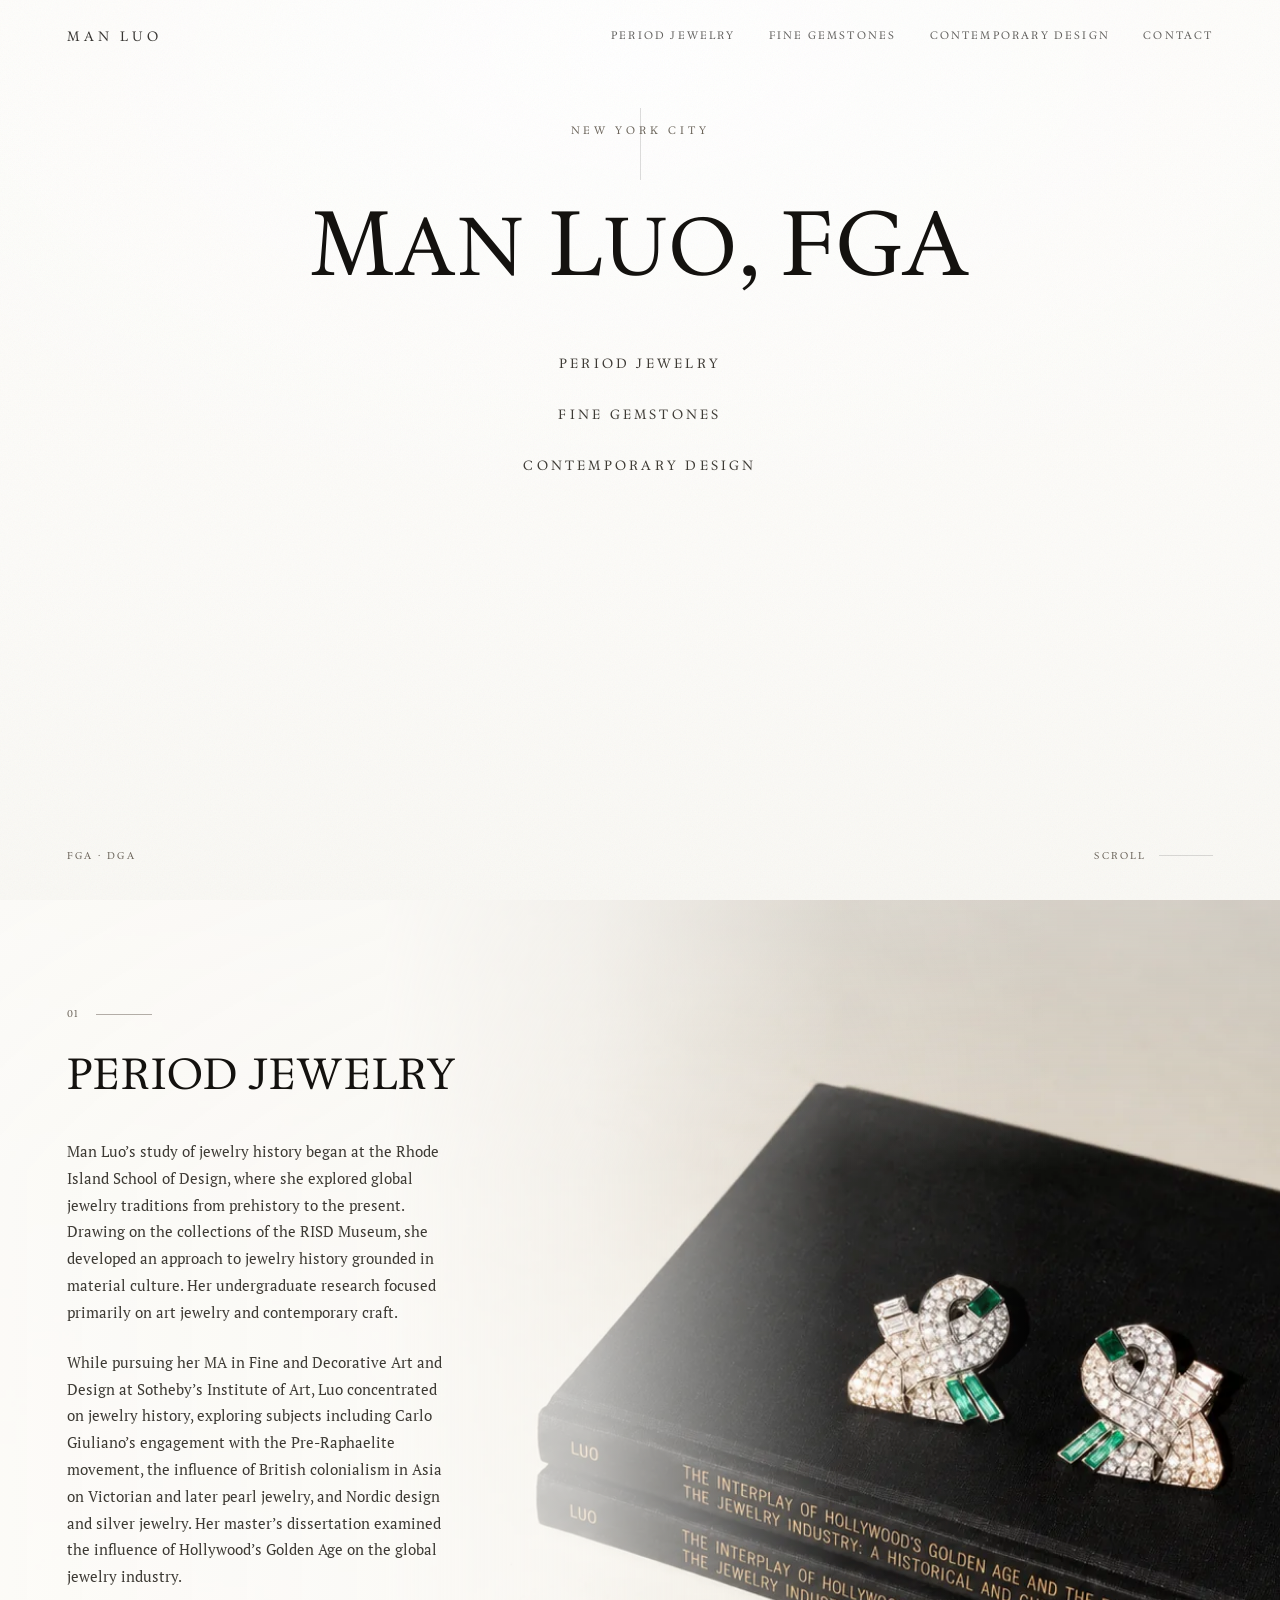
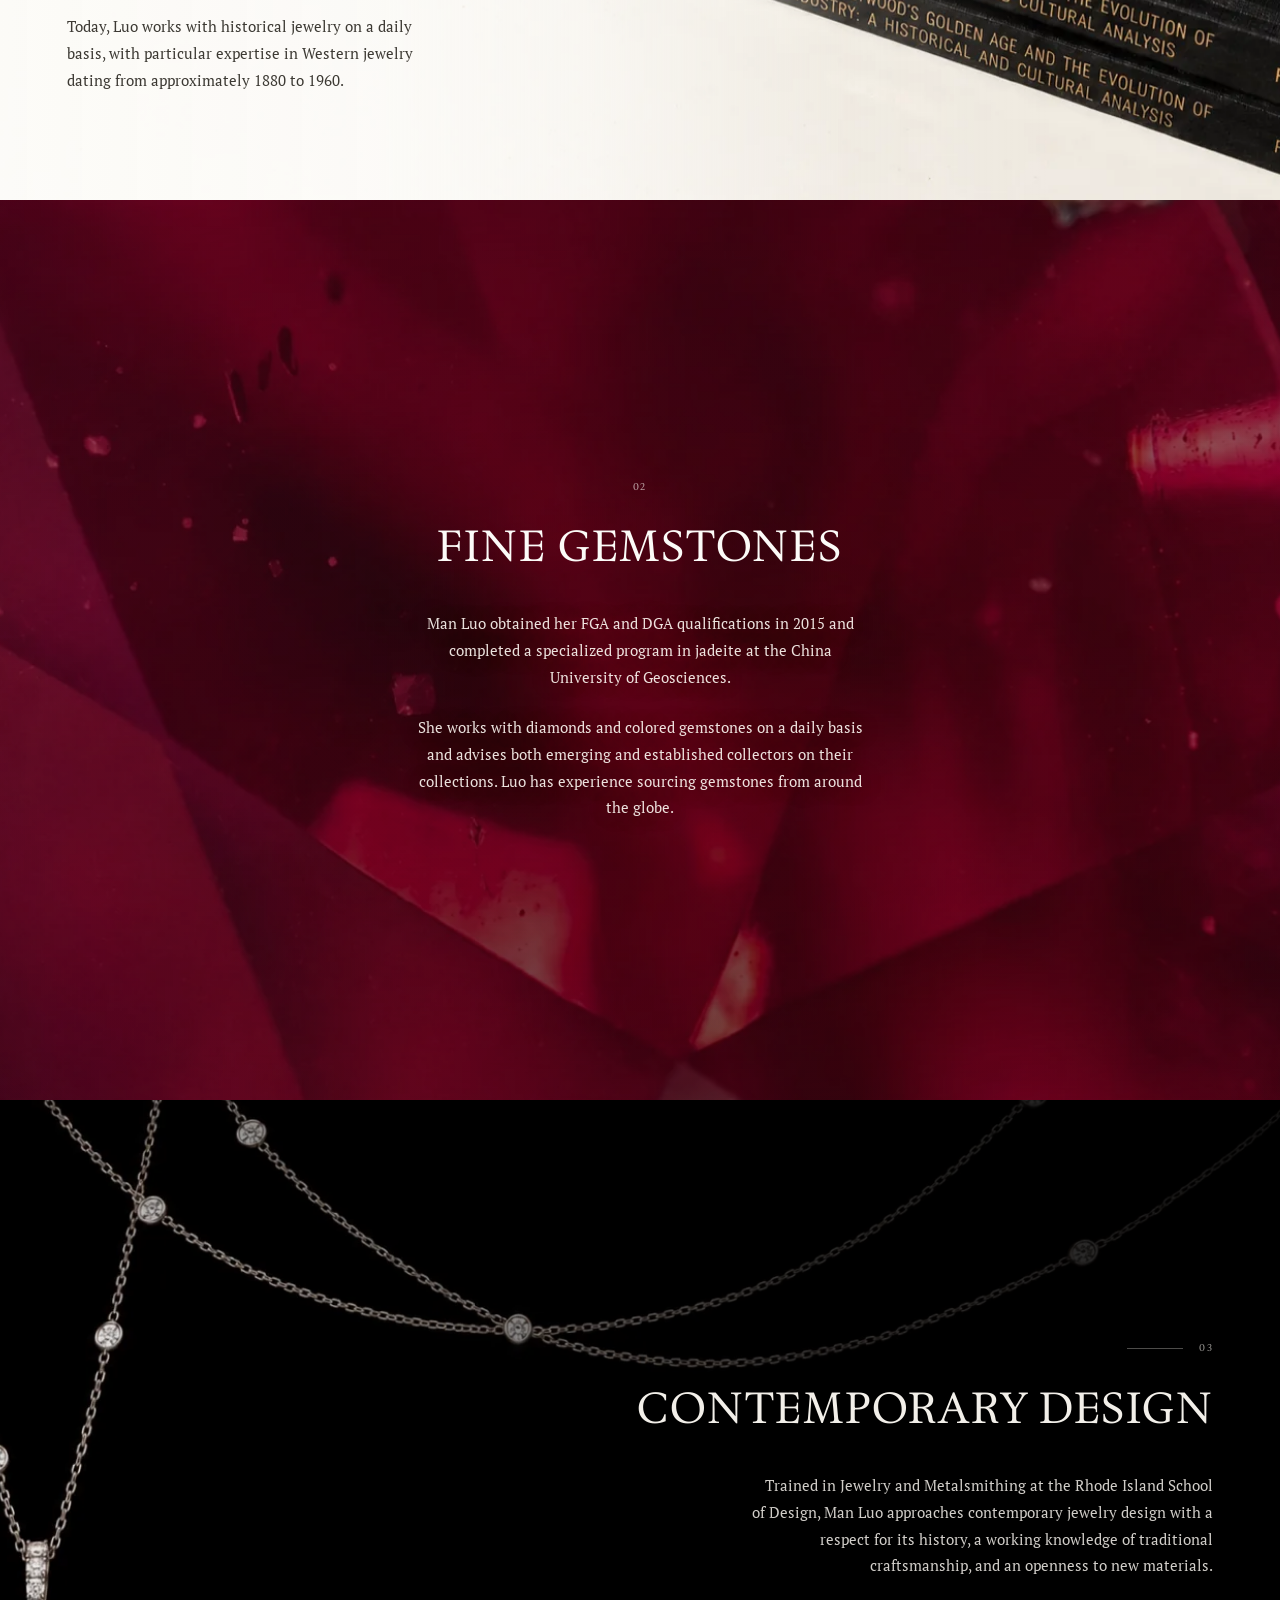
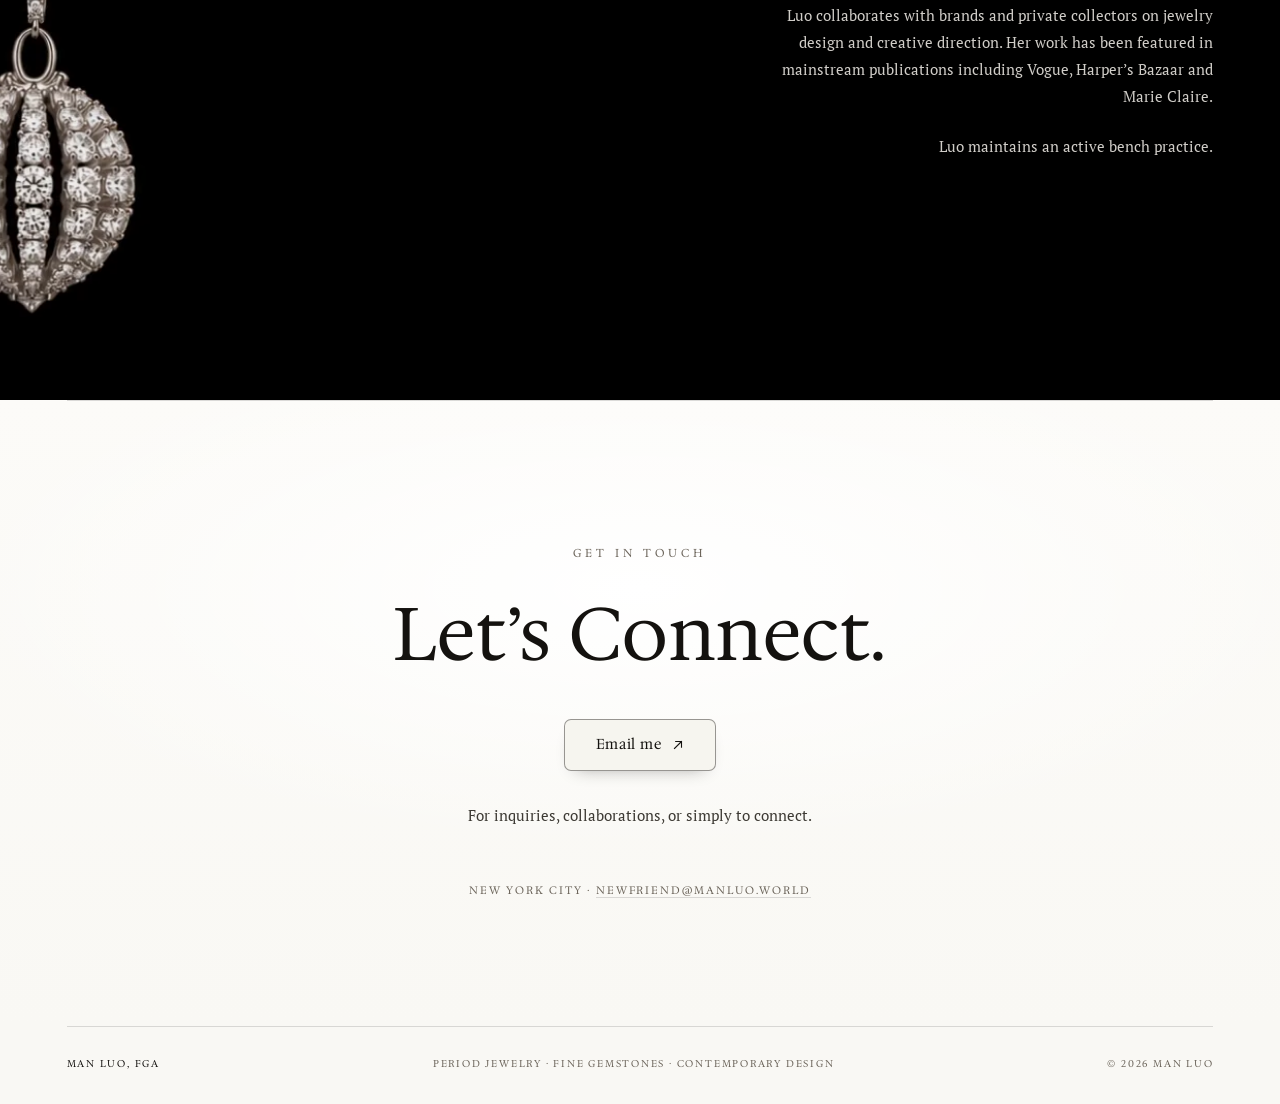
<file: index.html>
<!DOCTYPE html>
<html lang="en">
<head>
  <meta charset="UTF-8">
  <meta name="viewport" content="width=device-width, initial-scale=1">
  <title>Man Luo, FGA — Period Jewelry · Fine Gemstones · Contemporary Design</title>
  <meta name="description" content="Man Luo, FGA is a New York–based jewelry historian, gemologist, and designer specializing in period jewelry, fine gemstones, and contemporary design.">
  <meta name="theme-color" content="#fcfbf8">

  <meta property="og:type" content="website">
  <meta property="og:site_name" content="Man Luo, FGA">
  <meta property="og:title" content="Man Luo, FGA">
  <meta property="og:description" content="Period jewelry, fine gemstones, and contemporary design. New York City.">
  <meta property="og:image" content="https://manluo.world/assets/img/period-jewelry-1672.jpg">
  <meta property="og:image:width" content="1672">
  <meta property="og:image:height" content="941">
  <meta property="og:url" content="https://manluo.world/">
  <meta name="twitter:card" content="summary_large_image">
  <meta name="twitter:title" content="Man Luo, FGA">
  <meta name="twitter:description" content="Period jewelry, fine gemstones, and contemporary design. New York City.">
  <meta name="twitter:image" content="https://manluo.world/assets/img/period-jewelry-1672.jpg">
  <link rel="canonical" href="https://manluo.world/">

  <link rel="icon" href="assets/favicon.svg" type="image/svg+xml">
  <link rel="preload" href="assets/fonts/HedvigLettersSerif-Regular.woff2" as="font" type="font/woff2" crossorigin>
  <link rel="preload" href="assets/fonts/PTSerif-Regular.woff2" as="font" type="font/woff2" crossorigin>
  <link rel="stylesheet" href="css/style.css">
  <script>document.documentElement.classList.add('js');</script>
  <noscript><style>.js .reveal{opacity:1;transform:none}</style></noscript>
</head>
<body>
  <div class="grain" aria-hidden="true"></div>
  <a class="skip-link" href="#main">Skip to content</a>

  <header class="site-header" id="site-header">
    <div class="site-header__inner">
      <a class="brand" href="#top" aria-label="Man Luo — back to top">Man Luo</a>

      <nav class="nav" aria-label="Primary">
        <a href="#period">Period Jewelry</a>
        <a href="#gemstones">Fine Gemstones</a>
        <a href="#design">Contemporary Design</a>
        <a href="#contact">Contact</a>
      </nav>

      <button class="menu-btn" id="menu-btn" type="button" aria-expanded="false" aria-controls="menu" aria-label="Open menu">
        <span class="menu-btn__label" id="menu-btn-label">Menu</span>
        <span class="menu-btn__icon" aria-hidden="true"><i></i><i></i></span>
      </button>
    </div>
  </header>

  <div class="menu" id="menu" aria-hidden="true">
    <nav class="menu__nav" aria-label="Mobile">
      <a href="#period"><span class="menu__num">01</span><span class="menu__label">Period Jewelry</span></a>
      <a href="#gemstones"><span class="menu__num">02</span><span class="menu__label">Fine Gemstones</span></a>
      <a href="#design"><span class="menu__num">03</span><span class="menu__label">Contemporary Design</span></a>
      <a href="#contact"><span class="menu__num">04</span><span class="menu__label">Contact</span></a>
    </nav>
    <div class="menu__foot">
      <p>New York City</p>
      <p><a href="mailto:newfriend@manluo.world">newfriend@manluo.world</a></p>
    </div>
  </div>

  <main id="main" tabindex="-1">
    <section class="hero" id="top" aria-label="Introduction">
      <div class="hero__inner">
        <p class="hero__city">New York City</p>
        <h1 class="hero__title">M<span class="sc">an</span> L<span class="sc">uo</span>, FGA</h1>
        <ul class="hero__disciplines" aria-label="Areas of practice">
          <li>Period Jewelry</li>
          <li>Fine Gemstones</li>
          <li>Contemporary Design</li>
        </ul>
      </div>
      <div class="hero__foot">
        <p>FGA <span aria-hidden="true">·</span> DGA</p>
        <a class="scroll-cue" href="#period">
          <span>Scroll</span>
          <span class="scroll-cue__line" aria-hidden="true"></span>
        </a>
      </div>
    </section>

    <section class="chapter chapter--period" id="period">
      <div class="chapter__bg" aria-hidden="true">
        <picture>
          <source type="image/webp" srcset="assets/img/period-jewelry-960.webp 960w, assets/img/period-jewelry-1672.webp 1672w" sizes="(max-width: 620px) 92vw, 100vw">
          <img src="assets/img/period-jewelry-1672.jpg" srcset="assets/img/period-jewelry-960.jpg 960w, assets/img/period-jewelry-1672.jpg 1672w" sizes="(max-width: 620px) 92vw, 100vw" alt="" width="1672" height="941" loading="lazy" decoding="async">
        </picture>
        <div class="chapter__veil"></div>
      </div>
      <div class="chapter__inner">
        <div class="chapter__copy">
          <p class="kicker" aria-hidden="true"><span class="kicker__num">01</span><span class="kicker__rule"></span></p>
          <h2 class="chapter__title reveal" data-reveal>Period Jewelry</h2>
          <div class="prose">
            <p class="reveal" data-reveal style="--delay:.08s">Man Luo’s study of jewelry history began at the Rhode Island School of Design, where she explored global jewelry traditions from prehistory to the present. Drawing on the collections of the RISD Museum, she developed an approach to jewelry history grounded in material culture. Her undergraduate research focused primarily on art jewelry and contemporary craft.</p>
            <p class="reveal" data-reveal style="--delay:.16s">While pursuing her MA in Fine and Decorative Art and Design at Sotheby’s Institute of Art, Luo concentrated on jewelry history, exploring subjects including Carlo Giuliano’s engagement with the Pre-Raphaelite movement, the influence of British colonialism in Asia on Victorian and later pearl jewelry, and Nordic design and silver jewelry. Her master’s dissertation examined the influence of Hollywood’s Golden Age on the global jewelry industry.</p>
            <p class="reveal" data-reveal style="--delay:.24s">Today, Luo works with historical jewelry on a daily basis, with particular expertise in Western jewelry dating from approximately 1880 to 1960.</p>
          </div>
        </div>
      </div>
    </section>

    <section class="chapter chapter--stones" id="gemstones">
      <div class="chapter__bg" aria-hidden="true">
        <picture>
          <source type="image/webp" srcset="assets/img/fine-gemstones-960.webp 960w, assets/img/fine-gemstones-1672.webp 1672w" sizes="(max-width: 620px) 92vw, 100vw">
          <img src="assets/img/fine-gemstones-1672.jpg" srcset="assets/img/fine-gemstones-960.jpg 960w, assets/img/fine-gemstones-1672.jpg 1672w" sizes="(max-width: 620px) 92vw, 100vw" alt="" width="1672" height="941" loading="lazy" decoding="async">
        </picture>
        <div class="chapter__veil"></div>
      </div>
      <div class="chapter__inner">
        <div class="chapter__copy">
          <p class="kicker kicker--center" aria-hidden="true"><span class="kicker__num">02</span></p>
          <h2 class="chapter__title reveal" data-reveal>Fine Gemstones</h2>
          <div class="prose prose--center">
            <p class="reveal" data-reveal style="--delay:.08s">Man Luo obtained her FGA and DGA qualifications in 2015 and completed a specialized program in jadeite at the China University of Geosciences.</p>
            <p class="reveal" data-reveal style="--delay:.16s">She works with diamonds and colored gemstones on a daily basis and advises both emerging and established collectors on their collections. Luo has experience sourcing gemstones from around the globe.</p>
          </div>
        </div>
      </div>
    </section>

    <section class="chapter chapter--design" id="design">
      <div class="chapter__bg" aria-hidden="true">
        <picture>
          <source type="image/webp" srcset="assets/img/contemporary-design-960.webp 960w, assets/img/contemporary-design-1672.webp 1672w" sizes="(max-width: 620px) 92vw, 100vw">
          <img src="assets/img/contemporary-design-1672.jpg" srcset="assets/img/contemporary-design-960.jpg 960w, assets/img/contemporary-design-1672.jpg 1672w" sizes="(max-width: 620px) 92vw, 100vw" alt="" width="1672" height="941" loading="lazy" decoding="async">
        </picture>
        <div class="chapter__veil"></div>
      </div>
      <div class="chapter__inner">
        <div class="chapter__copy">
          <p class="kicker kicker--right" aria-hidden="true"><span class="kicker__num">03</span><span class="kicker__rule"></span></p>
          <h2 class="chapter__title reveal" data-reveal>Contemporary Design</h2>
          <div class="prose prose--right">
            <p class="reveal" data-reveal style="--delay:.08s">Trained in Jewelry and Metalsmithing at the Rhode Island School of Design, Man Luo approaches contemporary jewelry design with a respect for its history, a working knowledge of traditional craftsmanship, and an openness to new materials.</p>
            <p class="reveal" data-reveal style="--delay:.16s">Luo collaborates with brands and private collectors on jewelry design and creative direction. Her work has been featured in mainstream publications including Vogue, Harper’s Bazaar and Marie Claire.</p>
            <p class="reveal" data-reveal style="--delay:.24s">Luo maintains an active bench practice.</p>
          </div>
        </div>
      </div>
    </section>

    <section class="contact" id="contact">
      <div class="contact__inner">
        <p class="contact__eyebrow reveal" data-reveal>Get in Touch</p>
        <h2 class="contact__title reveal" data-reveal style="--delay:.08s">Let’s Connect.</h2>
        <div class="contact__cta reveal" data-reveal style="--delay:.16s">
          <a class="btn" href="mailto:newfriend@manluo.world">
            <span>Email me</span>
            <svg class="btn__arrow" width="12" height="12" viewBox="0 0 12 12" fill="none" aria-hidden="true">
              <path d="M2.5 9.5L9.5 2.5M9.5 2.5H3.7M9.5 2.5V8.3" stroke="currentColor" stroke-width="1.1" stroke-linecap="square"/>
            </svg>
          </a>
        </div>
        <p class="contact__sub reveal" data-reveal style="--delay:.24s">For inquiries, collaborations, or simply to connect.</p>
        <p class="contact__note reveal" data-reveal style="--delay:.32s">New York City <span aria-hidden="true">·</span> <a href="mailto:newfriend@manluo.world">newfriend@manluo.world</a></p>
      </div>
    </section>
  </main>

  <footer class="footer">
    <div class="footer__inner">
      <a class="footer__brand" href="#top">Man Luo, FGA</a>
      <p class="footer__disciplines">Period Jewelry <span aria-hidden="true">·</span> Fine Gemstones <span aria-hidden="true">·</span> Contemporary Design</p>
      <p class="footer__copy">© 2026 Man Luo</p>
    </div>
  </footer>

  <script src="js/main.js" defer></script>
</body>
</html>
</file>
<file: css/style.css>
/* ==========================================================================
   MAN LUO, FGA — static site
   Display: Hedvig Letters Serif · Text: PT Serif
   ========================================================================== */

@font-face {
  font-family: "Hedvig Letters Serif";
  src: url("../assets/fonts/HedvigLettersSerif-Regular.woff2") format("woff2");
  font-weight: 400;
  font-style: normal;
  font-display: swap;
}
@font-face {
  font-family: "PT Serif";
  src: url("../assets/fonts/PTSerif-Regular.woff2") format("woff2");
  font-weight: 400;
  font-style: normal;
  font-display: swap;
}
@font-face {
  font-family: "PT Serif";
  src: url("../assets/fonts/PTSerif-Italic.woff2") format("woff2");
  font-weight: 400;
  font-style: italic;
  font-display: swap;
}
@font-face {
  font-family: "PT Serif";
  src: url("../assets/fonts/PTSerif-Bold.woff2") format("woff2");
  font-weight: 700;
  font-style: normal;
  font-display: swap;
}

:root {
  /* Whiter eggshell: the page reads as near-white, with just enough warmth
     left in the red/blue split to keep it from looking clinical. */
  --paper: #fcfbf8;
  --paper-deep: #f2efe9;
  --ink: #14120f;
  --ink-soft: #3d3a34;
  --muted: #6a6359;
  --line: rgba(20, 18, 15, 0.14);
  --line-light: rgba(252, 251, 248, 0.28);
  --night: #0b0a09;
  --display: "Hedvig Letters Serif", "Songti SC", "Noto Serif SC", Georgia, "Times New Roman", serif;
  --text: "PT Serif", "Songti SC", "Noto Serif SC", Georgia, serif;
  --gutter: clamp(1.5rem, 5.2vw, 5.5rem);
  --max: 1320px;
  --ease: cubic-bezier(0.22, 0.61, 0.36, 1);
  --header-h: 72px;
  --frame: 0px;
}

/* Anchor targets have to clear the fixed header --------------------------- */
section[id],
main[id] { scroll-margin-top: calc(var(--header-h) + 0.75rem); }

*,
*::before,
*::after { box-sizing: border-box; }

html {
  -webkit-text-size-adjust: 100%;
  scroll-behavior: smooth;
}

body {
  margin: 0;
  background: var(--paper);
  color: var(--ink);
  font-family: var(--text);
  font-size: 16px;
  line-height: 1.65;
  -webkit-font-smoothing: antialiased;
  -moz-osx-font-smoothing: grayscale;
  overflow-x: hidden;
}

body.is-locked { overflow: hidden; }

img { display: block; max-width: 100%; }
a { color: inherit; text-decoration: none; }
p, h1, h2, ul { margin: 0; }
ul { padding: 0; list-style: none; }
button { font: inherit; color: inherit; }

::selection { background: var(--ink); color: var(--paper); }

:focus-visible {
  outline: 1px solid currentColor;
  outline-offset: 4px;
}

.skip-link {
  position: fixed;
  top: 0;
  left: 50%;
  z-index: 200;
  transform: translate(-50%, -120%);
  padding: 0.65rem 1.2rem;
  background: var(--ink);
  color: var(--paper);
  font-size: 0.75rem;
  letter-spacing: 0.12em;
  text-transform: uppercase;
  transition: transform 0.25s var(--ease);
}
.skip-link:focus { transform: translate(-50%, 0); }

/* Film grain ------------------------------------------------------------- */
.grain {
  position: fixed;
  inset: 0;
  z-index: 90;
  pointer-events: none;
  opacity: 0.05;
  background-image: url("data:image/svg+xml,%3Csvg xmlns='http://www.w3.org/2000/svg' width='180' height='180'%3E%3Cfilter id='n'%3E%3CfeTurbulence type='fractalNoise' baseFrequency='0.82' numOctaves='3' stitchTiles='stitch'/%3E%3C/filter%3E%3Crect width='100%25' height='100%25' filter='url(%23n)'/%3E%3C/svg%3E");
  background-size: 180px 180px;
  mix-blend-mode: multiply;
}

/* Header ----------------------------------------------------------------- */
.site-header {
  position: fixed;
  top: 0;
  left: 0;
  right: 0;
  z-index: 100;
  height: var(--header-h);
  display: flex;
  align-items: center;
  color: var(--ink);
  transition: background-color 0.5s var(--ease), box-shadow 0.5s var(--ease),
              color 0.4s var(--ease), backdrop-filter 0.5s var(--ease);
}
.site-header::after {
  content: "";
  position: absolute;
  left: var(--gutter);
  right: var(--gutter);
  bottom: 0;
  height: 1px;
  background: var(--line);
  opacity: 0;
  transition: opacity 0.5s var(--ease);
}
.site-header.is-solid {
  background: rgba(248, 245, 239, 0.88);
  -webkit-backdrop-filter: blur(14px);
  backdrop-filter: blur(14px);
}
.site-header.is-solid::after { opacity: 1; }
.site-header.is-on-dark { color: var(--paper); }
.site-header.is-on-dark.is-solid {
  background: rgba(11, 10, 9, 0.82);
}
.site-header.is-on-dark::after { background: var(--line-light); }

.site-header__inner {
  width: 100%;
  max-width: none;
  padding: 0 var(--gutter);
  display: flex;
  align-items: center;
  justify-content: space-between;
  gap: 2rem;
}

.brand {
  font-family: var(--display);
  font-size: 0.85rem;
  letter-spacing: 0.3em;
  text-transform: uppercase;
  white-space: nowrap;
  opacity: 0.85;
  transition: opacity 0.3s var(--ease);
}
.brand:hover { opacity: 1; }

.nav {
  display: flex;
  align-items: center;
  gap: clamp(1.4rem, 2.6vw, 2.6rem);
}
.nav a {
  position: relative;
  font-family: var(--display);
  font-size: 0.68rem;
  letter-spacing: 0.2em;
  text-transform: uppercase;
  opacity: 0.66;
  padding: 0.35rem 0;
  transition: opacity 0.3s var(--ease);
}
.nav a::after {
  content: "";
  position: absolute;
  left: 0;
  right: 0;
  bottom: 0;
  height: 1px;
  background: currentColor;
  transform: scaleX(0);
  transform-origin: right center;
  transition: transform 0.45s var(--ease);
}
.nav a:hover,
.nav a:focus-visible { opacity: 1; }
.nav a[aria-current="true"] { opacity: 1; }
.nav a:hover::after,
.nav a:focus-visible::after,
.nav a[aria-current="true"]::after {
  transform: scaleX(1);
  transform-origin: left center;
}

.menu-btn {
  display: none;
  align-items: center;
  gap: 0.7rem;
  border: 0;
  background: none;
  /* Keep the tap target comfortable even when the label is hidden. */
  min-width: 44px;
  min-height: 44px;
  padding: 0;
  margin: -0.6rem -0.6rem -0.6rem 0;
  justify-content: flex-end;
  cursor: pointer;
}
.menu-btn__label {
  font-family: var(--display);
  font-size: 0.68rem;
  letter-spacing: 0.2em;
  text-transform: uppercase;
}
.menu-btn__icon {
  position: relative;
  display: block;
  width: 20px;
  height: 10px;
}
.menu-btn__icon i {
  position: absolute;
  left: 0;
  width: 100%;
  height: 1px;
  background: currentColor;
  transition: transform 0.4s var(--ease), top 0.4s var(--ease);
}
.menu-btn__icon i:first-child { top: 1px; }
.menu-btn__icon i:last-child { top: 8px; width: 72%; }
body.menu-open .menu-btn__icon i:first-child { top: 5px; transform: rotate(45deg); }
body.menu-open .menu-btn__icon i:last-child { top: 5px; width: 100%; transform: rotate(-45deg); }

/* Menu overlay ----------------------------------------------------------- */
.menu {
  position: fixed;
  inset: 0;
  z-index: 95;
  display: flex;
  flex-direction: column;
  justify-content: space-between;
  padding: calc(var(--header-h) + 4vh) var(--gutter) clamp(2rem, 6vh, 4rem);
  background: var(--paper);
  /* Landscape phones are shorter than the menu, so it has to scroll. */
  overflow-y: auto;
  overscroll-behavior: contain;
  visibility: hidden;
  opacity: 0;
  clip-path: inset(0 0 100% 0);
  transition: clip-path 0.7s var(--ease), opacity 0.5s var(--ease),
              visibility 0s linear 0.7s;
}
body.menu-open .menu {
  visibility: visible;
  opacity: 1;
  clip-path: inset(0 0 0 0);
  transition: clip-path 0.7s var(--ease), opacity 0.5s var(--ease), visibility 0s;
}
body.menu-open .site-header { color: var(--ink); }
body.menu-open .site-header.is-on-dark { color: var(--ink); }
body.menu-open .site-header.is-solid { background: transparent; -webkit-backdrop-filter: none; backdrop-filter: none; }
body.menu-open .site-header::after { opacity: 0; }

.menu__nav {
  display: flex;
  flex-direction: column;
  gap: clamp(0.4rem, 1.4vh, 1rem);
}
.menu__nav a {
  display: flex;
  align-items: baseline;
  gap: 1rem;
  padding: 0.35rem 0;
  border-bottom: 1px solid var(--line);
}
.menu__nav a:last-child { border-bottom: 0; }
.menu__num {
  flex: none;
  min-width: 2.2rem;
  font-family: var(--display);
  font-size: 0.62rem;
  letter-spacing: 0.12em;
  color: var(--muted);
}
.menu__label {
  font-family: var(--display);
  font-size: clamp(1.9rem, 8.6vw, 3.4rem);
  line-height: 1.18;
}

.menu__foot {
  display: flex;
  flex-wrap: wrap;
  justify-content: space-between;
  gap: 0.5rem 1.5rem;
  padding-top: 1.2rem;
  border-top: 1px solid var(--line);
  font-size: 0.78rem;
  letter-spacing: 0.05em;
  color: var(--muted);
}
.menu__foot a { border-bottom: 1px solid var(--line); }

/* Hero ------------------------------------------------------------------- */
.hero {
  position: relative;
  min-height: 100svh;
  display: flex;
  flex-direction: column;
  justify-content: center;
  padding: calc(var(--header-h) + 3vh) var(--gutter) clamp(1.6rem, 4vh, 2.6rem);
  background:
    radial-gradient(120% 90% at 50% 6%, #ffffff 0%, rgba(255, 255, 255, 0) 58%),
    linear-gradient(180deg, #fdfcf9 0%, var(--paper) 62%, #f9f8f4 100%);
  overflow: hidden;
}
.hero::before {
  content: "";
  position: absolute;
  width: 1px;
  height: clamp(46px, 8vh, 96px);
  background: var(--line);
  left: 50%;
  top: calc(var(--header-h) + 4vh);
}

.hero__inner {
  position: relative;
  width: 100%;
  max-width: 1120px;
  margin: 0 auto;
  text-align: center;
  padding-top: 2.5vh;
}

.hero__city {
  font-family: var(--display);
  font-size: clamp(0.64rem, 0.85vw, 0.78rem);
  letter-spacing: 0.36em;
  text-transform: uppercase;
  color: var(--muted);
}

.hero__title {
  margin: clamp(2.2rem, 6.5vh, 4.6rem) 0 0;
  font-family: var(--display);
  font-weight: 400;
  font-size: clamp(2.75rem, 7.1vw, 6.4rem);
  line-height: 1;
  letter-spacing: 0.025em;
  text-transform: uppercase;
  white-space: nowrap;
}
.hero__title .sc { font-size: 0.9em; letter-spacing: 0.035em; }

.hero__disciplines {
  margin: clamp(2.4rem, 7vh, 4.8rem) 0 0;
  display: flex;
  flex-direction: column;
  align-items: center;
  gap: clamp(1.15rem, 3.2vh, 2rem);
  font-family: var(--display);
  font-size: clamp(0.78rem, 1.05vw, 0.95rem);
  letter-spacing: 0.24em;
  text-transform: uppercase;
  color: var(--ink-soft);
}

.hero__foot {
  position: relative;
  display: flex;
  align-items: flex-end;
  justify-content: space-between;
  gap: 1rem;
  margin-top: auto;
  padding-top: 3rem;
  font-family: var(--display);
  font-size: 0.62rem;
  letter-spacing: 0.24em;
  text-transform: uppercase;
  color: var(--muted);
}

.scroll-cue {
  display: inline-flex;
  align-items: center;
  gap: 0.8rem;
  transition: color 0.3s var(--ease);
}
.scroll-cue:hover { color: var(--ink); }
.scroll-cue__line {
  position: relative;
  display: block;
  width: 54px;
  height: 1px;
  background: var(--line);
  overflow: hidden;
}
.scroll-cue__line::after {
  content: "";
  position: absolute;
  inset: 0;
  background: currentColor;
  transform: translateX(-100%);
  animation: cue 2.8s var(--ease) infinite;
}
@keyframes cue {
  0% { transform: translateX(-100%); }
  55% { transform: translateX(0); }
  100% { transform: translateX(100%); }
}

/* Chapters --------------------------------------------------------------- */
.chapter {
  position: relative;
  isolation: isolate;
  display: flex;
  align-items: center;
  min-height: 100svh;
  overflow: hidden;
}

.chapter__bg {
  position: absolute;
  inset: 0;
  z-index: -2;
  overflow: hidden;
  background: var(--paper-deep);
}
.chapter__bg picture { display: block; width: 100%; height: 100%; }
.chapter__bg img {
  width: 100%;
  height: 100%;
  object-fit: cover;
  transform: translate3d(0, var(--shift, 0%), 0) scale(1.08);
  will-change: transform;
  transition: transform 0.2s linear;
}
.chapter--period .chapter__bg img { object-position: 62% 50%; }
.chapter--stones .chapter__bg img { object-position: 50% 50%; }
.chapter--design .chapter__bg img { object-position: 42% 50%; }

.chapter__veil { position: absolute; inset: 0; }
.chapter--period .chapter__veil {
  background:
    linear-gradient(90deg, rgba(252, 251, 248, 0.97) 0%, rgba(252, 251, 248, 0.94) 30%, rgba(252, 251, 248, 0.72) 46%, rgba(252, 251, 248, 0.12) 66%, rgba(252, 251, 248, 0) 82%),
    linear-gradient(180deg, rgba(252, 251, 248, 0.5), rgba(252, 251, 248, 0) 30%);
}
.chapter--stones .chapter__veil {
  background:
    radial-gradient(120% 100% at 50% 50%, rgba(28, 2, 10, 0.52) 0%, rgba(28, 2, 10, 0.34) 55%, rgba(28, 2, 10, 0.2) 100%),
    linear-gradient(180deg, rgba(10, 0, 4, 0.3), rgba(10, 0, 4, 0.12) 40%, rgba(10, 0, 4, 0.38));
}
.chapter--design .chapter__veil {
  background:
    linear-gradient(270deg, rgba(0, 0, 0, 0.86) 0%, rgba(0, 0, 0, 0.74) 38%, rgba(0, 0, 0, 0.34) 66%, rgba(0, 0, 0, 0.06) 92%),
    linear-gradient(180deg, rgba(0, 0, 0, 0.28), rgba(0, 0, 0, 0) 30%);
}
.chapter--stones { color: var(--paper); }
.chapter--design { color: #f2efe9; }

.chapter__inner {
  width: 100%;
  max-width: var(--max);
  margin: 0 auto;
  padding: clamp(4rem, 10vh, 7rem) var(--gutter);
}
.chapter--period .chapter__inner { padding-right: calc(var(--gutter) + 14vw); }
.chapter--design .chapter__inner { padding-left: calc(var(--gutter) + 14vw); }

.chapter__copy { max-width: 600px; }
.chapter--period .chapter__copy { max-width: 500px; }
.chapter--stones .chapter__copy {
  max-width: 620px;
  margin: 0 auto;
  text-align: center;
}
.chapter--design .chapter__copy {
  max-width: 660px;
  margin-left: auto;
  text-align: right;
}

.kicker {
  display: flex;
  align-items: center;
  gap: 1rem;
  margin-bottom: clamp(1.2rem, 3vh, 2rem);
  font-family: var(--display);
  font-size: 0.62rem;
  letter-spacing: 0.18em;
  color: var(--muted);
}
.kicker__num { display: inline-block; }
.kicker__rule {
  display: block;
  width: 56px;
  height: 1px;
  background: currentColor;
  opacity: 0.5;
}
.kicker--center { justify-content: center; color: rgba(248, 245, 239, 0.68); }
.kicker--right { justify-content: flex-end; color: rgba(248, 245, 239, 0.62); }
.kicker--right .kicker__rule { order: -1; }

.chapter__title {
  font-family: var(--display);
  font-weight: 400;
  font-size: clamp(1.9rem, 3.4vw, 3rem);
  line-height: 1.12;
  letter-spacing: 0.04em;
  text-transform: uppercase;
}

.prose {
  margin-top: clamp(1.8rem, 4.4vh, 3rem);
  max-width: 47ch;
  font-size: clamp(0.94rem, 1.05vw, 1.02rem);
  line-height: 1.78;
  color: var(--ink-soft);
}
.prose p + p { margin-top: clamp(1.15rem, 2.6vh, 1.7rem); }

.chapter--stones .prose {
  max-width: 56ch;
  margin-left: auto;
  margin-right: auto;
  color: rgba(255, 250, 244, 0.9);
  text-shadow: 0 1px 24px rgba(30, 0, 8, 0.35);
}
.chapter--design .prose {
  max-width: 58ch;
  margin-left: auto;
  color: rgba(242, 239, 233, 0.86);
}

.prose--center { text-align: center; }
.prose--right { text-align: right; }

/* Contact ---------------------------------------------------------------- */
.contact {
  position: relative;
  padding: clamp(6rem, 16vh, 11rem) var(--gutter) clamp(6rem, 14vh, 9rem);
  background:
    radial-gradient(90% 70% at 50% 30%, #ffffff 0%, rgba(255, 255, 255, 0) 60%),
    linear-gradient(180deg, var(--paper) 0%, #f9f8f4 100%);
  text-align: center;
}
.contact::before {
  content: "";
  position: absolute;
  top: 0;
  left: var(--gutter);
  right: var(--gutter);
  height: 1px;
  background: var(--line);
}

.contact__inner {
  max-width: 760px;
  margin: 0 auto;
}

.contact__eyebrow {
  font-family: var(--display);
  font-size: clamp(0.64rem, 0.9vw, 0.76rem);
  letter-spacing: 0.34em;
  text-transform: uppercase;
  color: var(--muted);
}

.contact__title {
  margin-top: clamp(1.4rem, 3.4vh, 2rem);
  font-family: var(--display);
  font-weight: 400;
  font-size: clamp(2.7rem, 5.8vw, 4.7rem);
  line-height: 1.08;
  letter-spacing: 0.01em;
}

.contact__cta { margin-top: clamp(2rem, 5vh, 3rem); }

.contact__sub {
  margin-top: clamp(1.5rem, 3.6vh, 2rem);
  font-size: clamp(0.95rem, 1.1vw, 1.05rem);
  color: var(--ink-soft);
}

.btn {
  display: inline-flex;
  align-items: center;
  justify-content: center;
  gap: 0.7rem;
  min-height: 52px;
  padding: 0 1.9rem;
  border: 1px solid rgba(20, 18, 15, 0.42);
  border-radius: 7px;
  background: rgba(246, 244, 238, 0.9);
  box-shadow: 0 8px 18px -12px rgba(20, 18, 15, 0.45);
  font-family: var(--display);
  font-size: 0.9rem;
  letter-spacing: 0.05em;
  transition: background-color 0.4s var(--ease), color 0.4s var(--ease),
              border-color 0.4s var(--ease), transform 0.4s var(--ease),
              box-shadow 0.4s var(--ease);
}
.btn:hover {
  background: var(--ink);
  border-color: var(--ink);
  color: var(--paper);
  transform: translateY(-2px);
  box-shadow: 0 14px 26px -18px rgba(20, 18, 15, 0.6);
}
.btn__arrow { flex: none; transition: transform 0.4s var(--ease); }
.btn:hover .btn__arrow { transform: translate(2px, -2px); }

.contact__note {
  margin-top: clamp(2.6rem, 6vh, 3.6rem);
  font-family: var(--display);
  font-size: 0.68rem;
  letter-spacing: 0.18em;
  text-transform: uppercase;
  color: var(--muted);
}
.contact__note a {
  border-bottom: 1px solid var(--line);
  transition: color 0.3s var(--ease), border-color 0.3s var(--ease);
}
.contact__note a:hover { color: var(--ink); border-color: var(--ink); }

/* Footer ----------------------------------------------------------------- */
.footer {
  background: #f9f8f4;
  padding: 0 var(--gutter);
}
.footer__inner {
  max-width: var(--max);
  margin: 0 auto;
  padding: 1.8rem 0 2rem;
  border-top: 1px solid var(--line);
  display: flex;
  align-items: center;
  justify-content: space-between;
  gap: 1rem 2rem;
  flex-wrap: wrap;
  font-family: var(--display);
  font-size: 0.62rem;
  letter-spacing: 0.18em;
  text-transform: uppercase;
  color: var(--muted);
}
.footer__brand { color: var(--ink); }
.footer__disciplines { flex: 1 1 auto; text-align: center; }
.footer__copy { text-align: right; }

/* Reveal ----------------------------------------------------------------- */
.js .reveal {
  opacity: 0;
  transform: translateY(16px);
  transition: opacity 1s var(--ease), transform 1s var(--ease);
  transition-delay: var(--delay, 0s);
}
.js .reveal.is-in {
  opacity: 1;
  transform: none;
}

/* Tablet landscape / small desktop --------------------------------------- */
@media (max-width: 1080px) {
  :root { --header-h: 64px; }

  .nav { gap: 1.4rem; }
  .nav a { font-size: 0.62rem; letter-spacing: 0.16em; }

  .chapter--period .chapter__inner { padding-right: calc(var(--gutter) + 6vw); }
  .chapter--design .chapter__inner { padding-left: calc(var(--gutter) + 6vw); }
  .chapter__copy { max-width: 520px; }
  .chapter--design .chapter__copy { max-width: 560px; }
  .prose { max-width: 44ch; }
}

/* Tablet portrait and phones: deck-style cards --------------------------- */
@media (max-width: 1024px) {
  :root {
    --header-h: 64px;
    --frame: clamp(12px, 2.6vw, 30px);
  }

  .nav { display: none; }
  .menu-btn { display: inline-flex; }

  .hero {
    min-height: 88svh;
    padding: calc(var(--header-h) + 5vh) calc(var(--frame) + 1rem) 1.9rem;
  }
  .hero::before { display: none; }
  .hero__inner { padding-top: 0; }
  .hero__title {
    margin-top: clamp(1.8rem, 5.4vh, 3.4rem);
    font-size: clamp(2.4rem, 10.4vw, 5.4rem);
    white-space: nowrap;
  }
  .hero__disciplines {
    margin-top: clamp(1.8rem, 5.4vh, 3.4rem);
    gap: clamp(0.95rem, 2.6vh, 1.5rem);
  }
  .hero__foot { padding-top: 2.4rem; }

  /* Cards */
  .chapter {
    display: flex;
    align-items: stretch;
    min-height: 0;
    margin: var(--frame);
    overflow: hidden;
  }
  .chapter__bg {
    position: absolute;
    inset: 0;
    height: auto;
  }
  .chapter__bg img {
    transform: none !important;
    will-change: auto;
  }

  .chapter__inner {
    width: 100%;
    max-width: none;
    margin: 0;
    padding: clamp(30px, 4.8vw, 56px) clamp(22px, 4.2vw, 52px);
    display: flex;
    align-items: center;
  }
  .chapter--period .chapter__inner,
  .chapter--design .chapter__inner {
    padding-left: clamp(22px, 4.2vw, 52px);
    padding-right: clamp(22px, 4.2vw, 52px);
  }

  .chapter__copy,
  .chapter--period .chapter__copy {
    max-width: min(56%, 470px);
    margin: 0;
    text-align: left;
  }
  .chapter--stones .chapter__copy {
    max-width: min(86%, 560px);
    margin: 0 auto;
    text-align: center;
  }
  .chapter--design .chapter__copy {
    max-width: min(62%, 540px);
    margin-left: auto;
    margin-right: 0;
    text-align: right;
  }

  .kicker { margin-bottom: clamp(0.7rem, 1.6vw, 1.1rem); }
  .chapter__title { font-size: clamp(1.28rem, 3.1vw, 2.1rem); }

  .prose,
  .chapter--stones .prose,
  .chapter--design .prose {
    max-width: none;
    margin: clamp(1.1rem, 2.6vw, 1.8rem) 0 0;
    font-size: clamp(0.76rem, 1.35vw, 0.92rem);
    line-height: 1.72;
    text-align: left;
    color: var(--ink-soft);
    text-shadow: none;
  }
  .chapter--stones .prose {
    margin-left: auto;
    margin-right: auto;
    max-width: 52ch;
    text-align: center;
    color: rgba(255, 250, 244, 0.92);
  }
  .chapter--design .prose {
    margin-left: auto;
    text-align: right;
    color: rgba(242, 239, 233, 0.9);
  }

  .chapter--period .chapter__bg img { object-position: 72% 50%; }
  .chapter--stones .chapter__bg img { object-position: 50% 50%; }
  .chapter--design .chapter__bg img { object-position: 20% 50%; }

  .chapter--period .chapter__veil {
    background:
      linear-gradient(96deg, rgba(251, 249, 244, 0.96) 0%, rgba(251, 249, 244, 0.94) 46%, rgba(251, 249, 244, 0.62) 66%, rgba(251, 249, 244, 0.06) 92%),
      linear-gradient(180deg, rgba(251, 249, 244, 0.35), rgba(251, 249, 244, 0) 34%);
  }
  .chapter--stones .chapter__veil {
    background:
      radial-gradient(94% 82% at 50% 50%, rgba(26, 1, 8, 0.7), rgba(26, 1, 8, 0.46) 64%, rgba(26, 1, 8, 0.32));
  }
  .chapter--design .chapter__veil {
    background:
      linear-gradient(270deg, rgba(0, 0, 0, 0.9) 0%, rgba(0, 0, 0, 0.84) 44%, rgba(0, 0, 0, 0.44) 80%, rgba(0, 0, 0, 0.16));
  }

  .contact {
    padding: clamp(4.6rem, 12vh, 8rem) calc(var(--frame) + 1rem) clamp(4.4rem, 11vh, 7rem);
  }
  .contact::before { left: var(--frame); right: var(--frame); }

  .footer { padding: 0 var(--frame); }
  .footer__inner { justify-content: center; text-align: center; padding: 1.6rem 0; }
  .footer__brand { flex-basis: 100%; order: 1; text-align: center; }
  .footer__disciplines { flex-basis: 100%; order: 2; }
  .footer__copy { flex-basis: 100%; order: 3; text-align: center; }
}

/* Phones: the deck, card by card ----------------------------------------- */
@media (max-width: 620px) {
  :root {
    --frame: 12px;
    --header-h: 58px;
    --card-gap: 9px;
  }

  .brand { font-size: 0.76rem; letter-spacing: 0.26em; }
  .menu-btn__label { display: none; }
  .menu-btn__icon { width: 24px; height: 12px; }
  .menu-btn__icon i:first-child { top: 2px; }
  .menu-btn__icon i:last-child { top: 10px; }
  body.menu-open .menu-btn__icon i:first-child { top: 6px; }
  body.menu-open .menu-btn__icon i:last-child { top: 6px; }

  /* Hero: the opening slide — city high, name low, three disciplines close
     beneath it, then a full breath of paper before the first card.
     The gutters and the title cap are viewport-relative rather than rem-based
     so that enlarging the root font (text scaling, 200% zoom) cannot push the
     one-line title past the edge of the screen. */
  .hero {
    min-height: 0;
    padding: calc(var(--header-h) + 1.15rem) 7vw 3.4rem;
  }
  .hero::before { display: none; }
  .hero__inner { padding-top: 0; }
  .hero__city { font-size: 0.58rem; letter-spacing: 0.3em; }
  .hero__title {
    margin-top: clamp(3.3rem, 18vw, 5rem);
    font-size: min(clamp(1.5rem, 6.7vw, 1.95rem), 9vw);
    letter-spacing: 0.005em;
    line-height: 1;
  }
  .hero__title .sc { font-size: 0.94em; }
  .hero__disciplines {
    margin-top: clamp(0.72rem, 3.4vw, 1rem);
    gap: clamp(0.55rem, 2.8vw, 0.8rem);
    font-size: 0.63rem;
    letter-spacing: 0.2em;
    color: var(--ink-soft);
  }
  /* The opening slide carries no scroll cue on a phone */
  .hero__foot { display: none; }

  .menu { padding-top: calc(var(--header-h) + 3vh); }
  /* Small enough that "Contemporary Design" stays on one line on a phone.
     The extra row padding keeps every link at a comfortable tap size. */
  .menu__label { font-size: clamp(1.1rem, 6vw, 1.85rem); }
  .menu__num { font-size: 0.58rem; }
  .menu__nav a { padding: 0.72rem 0; }
  .menu__foot { font-size: 0.7rem; }

  /* Cards sit on the paper like slides on a table ------------------------- */
  .chapter {
    margin: var(--card-gap) var(--frame);
    min-height: 0;
    display: block;
    overflow: hidden;
    border-radius: 3px;
  }

  /* Each slide: the photograph fills a 16:9 band, the copy follows on a
     field sampled from the foot of that same photograph, so the band and
     the field read as one continuous slide. */
  .chapter__bg {
    position: relative;
    inset: auto;
    height: auto;
    aspect-ratio: 16 / 9;
    z-index: auto;
  }
  .chapter__bg img { transform: none !important; will-change: auto; }

  .chapter__inner,
  .chapter--period .chapter__inner,
  .chapter--design .chapter__inner,
  .chapter--stones .chapter__inner {
    min-height: 0;
    display: block;
    width: 100%;
    max-width: none;
    margin: 0;
    padding: 1.5rem 1.4rem 1.7rem;
    align-items: stretch;
  }

  /* Card fields. Period's shade is set further down with its veil, so the
     band and the field feather into one another. */
  .chapter--stones { background: #7d0526; }
  .chapter--design { background: #050505; }

  .chapter--period .chapter__copy,
  .chapter--stones .chapter__copy,
  .chapter--design .chapter__copy {
    max-width: 100%;
    margin: 0;
    text-align: left;
  }

  /* Copy sits in the lower field for the right-set slides, so the number
     reads as the start of the passage rather than a floating label. */
  .chapter--stones .chapter__copy { text-align: center; }
  .chapter--design .chapter__copy { text-align: right; }

  .kicker { margin-bottom: 0.75rem; font-size: 0.56rem; }
  .kicker__rule { width: 34px; }
  .kicker--right { justify-content: flex-end; }
  .kicker--right .kicker__rule { order: -1; }

  .chapter__title { font-size: clamp(1.26rem, 5.7vw, 1.62rem); letter-spacing: 0.03em; }

  .prose,
  .chapter--stones .prose,
  .chapter--design .prose {
    margin-top: 1rem;
    max-width: none;
    font-size: 0.8rem;
    line-height: 1.74;
    text-align: left;
    color: var(--ink-soft);
    text-shadow: none;
  }
  .prose p + p { margin-top: 0.9rem; }
  .chapter--stones .prose {
    margin-left: auto;
    margin-right: auto;
    text-align: center;
    color: rgba(255, 250, 244, 0.94);
  }
  .chapter--design .prose {
    margin-left: auto;
    text-align: right;
    color: rgba(242, 239, 233, 0.92);
  }

  /* Period: the band is pure photograph now; the copy lives on the field
     below, so the veil only softens the handover into that field.
     The field is pulled most of the way to page white — the photo's own foot
     is far warmer, so the veil's tail is strengthened to carry the eye across
     the join without a visible step. */
  .chapter--period { background: #faf9f4; }
  .chapter--period .chapter__bg img { object-position: 78% 44%; }
  .chapter--period .chapter__veil {
    background: linear-gradient(180deg, rgba(250, 249, 244, 0) 70%, rgba(250, 249, 244, 0.55) 88%, rgba(250, 249, 244, 0.94) 100%);
  }

  /* Stones: the stone fills the band, its own red carries the copy */
  .chapter--stones .chapter__bg img { object-position: 50% 50%; }
  .chapter--stones .chapter__veil {
    background: linear-gradient(180deg, rgba(125, 5, 38, 0) 80%, rgba(125, 5, 38, 0.6) 100%);
  }

  /* Design: pendant held left, the black field carries the right-set copy */
  .chapter--design .chapter__bg img { object-position: 18% 42%; }
  .chapter--design .chapter__veil {
    background: linear-gradient(180deg, rgba(5, 5, 5, 0) 80%, rgba(5, 5, 5, 0.6) 100%);
  }

  /* Contact: the closing slide, subtitle set below the button ------------- */
  .contact { padding: 3.6rem 1.9rem 3.8rem; }
  .contact__inner { max-width: 100%; }
  .contact__eyebrow { font-size: 0.6rem; letter-spacing: 0.3em; }
  .contact__title {
    margin-top: clamp(1.15rem, 4.6vw, 1.5rem);
    font-size: clamp(1.95rem, 9.6vw, 2.5rem);
  }
  .contact__cta { margin-top: clamp(1.5rem, 5.4vw, 1.9rem); }
  .contact__sub {
    margin-top: clamp(1.7rem, 6.2vw, 2.2rem);
    max-width: 30ch;
    margin-left: auto;
    margin-right: auto;
    font-size: 0.8rem;
    line-height: 1.62;
    color: var(--ink-soft);
    text-wrap: balance;
  }
  .btn { min-height: 48px; padding: 0 1.35rem; font-size: 0.82rem; }
  .contact__note { display: none; }

  /* The deck ends on the contact slide, so the page footer is not shown */
  .footer { display: none; }
}

/* Short landscape phones -------------------------------------------------- */
@media (max-height: 520px) and (orientation: landscape) {
  .hero { min-height: 0; padding-bottom: 1.6rem; }
  .chapter__inner { min-height: 0; padding-top: 3.4rem; padding-bottom: 3.4rem; }
  .chapter--design .chapter__copy { padding-top: 0; }
  .chapter--stones .chapter__inner { min-height: 0; }
  .chapter--design .chapter__inner { min-height: 0; }
  .chapter__copy,
  .chapter--period .chapter__copy { max-width: 54%; }
  .chapter--design .chapter__copy { max-width: 56%; margin-left: auto; text-align: right; }
  .chapter--design .prose { text-align: right; }
  .prose,
  .chapter--stones .prose,
  .chapter--design .prose { font-size: 0.76rem; line-height: 1.6; }

  /* The menu is taller than a landscape screen, so tighten it to fit. */
  .menu { padding-top: calc(var(--header-h) + 1.2rem); padding-bottom: 1.2rem; }
  .menu__nav { gap: 0.2rem; }
  .menu__nav a { padding: 0.15rem 0; }
  .menu__label { font-size: clamp(1.05rem, 4.4vh, 1.55rem); }
  .menu__foot { font-size: 0.62rem; margin-top: 0.9rem; }
}

/* Phones held sideways use the stacked cards, so the two-column geometry
   above must not apply there — copy fills the card instead of half of it. */
@media (max-width: 620px) and (max-height: 520px) and (orientation: landscape) {
  .chapter__copy,
  .chapter--period .chapter__copy,
  .chapter--stones .chapter__copy,
  .chapter--design .chapter__copy {
    max-width: 100%;
    margin-left: 0;
    margin-right: 0;
  }
  .chapter--design .chapter__copy { margin-left: auto; }
  .chapter--stones .chapter__inner,
  .chapter--design .chapter__inner { min-height: 0; }
}

/* Motion preferences ------------------------------------------------------ */
@media (prefers-reduced-motion: reduce) {
  html { scroll-behavior: auto; }
  *,
  *::before,
  *::after {
    animation-duration: 0.001ms !important;
    animation-iteration-count: 1 !important;
    transition-duration: 0.001ms !important;
  }
  .js .reveal { opacity: 1; transform: none; }
  .chapter__bg img { transform: none !important; }
}

/* Print ------------------------------------------------------------------- */
@media print {
  .grain, .site-header, .menu, .scroll-cue, .hero__foot, .footer,
  .skip-link { display: none !important; }
  .hero { min-height: 0; padding: 0 0 2rem; background: none; }
  .chapter { min-height: 0; page-break-inside: avoid; color: #000; }
  .chapter__bg, .chapter__veil { display: none; }
  .chapter__inner { padding: 2rem 0; }
  .contact { padding: 2rem 0 0; background: none; }
  .contact::before { display: none; }
  .prose, .chapter--stones .prose, .chapter--design .prose { color: #000; }
  .btn { box-shadow: none; background: none; border-color: #000; color: #000; }
  a[href^="mailto"] { text-decoration: underline; }
}
</file>
